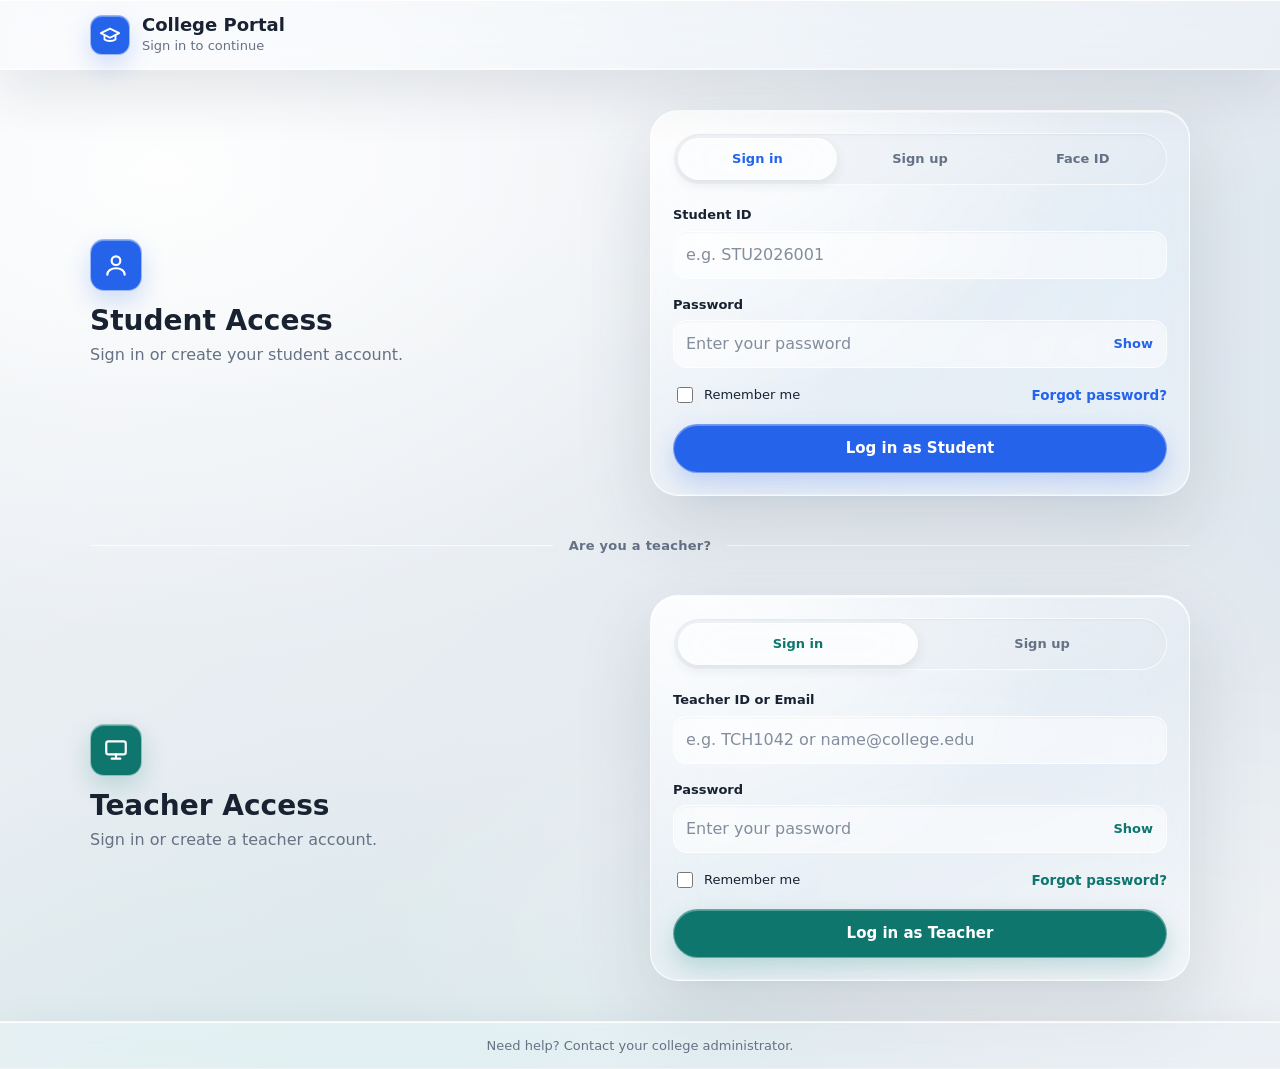
<file: Acedlytic_Education-main/index.html>
<!DOCTYPE html>
<html lang="en">
<head>
  <meta charset="UTF-8">
  <meta name="viewport" content="width=device-width, initial-scale=1.0">
  <title>College Portal | Login</title>
  <link rel="stylesheet" href="style.css?v=20261010-4">
</head>
<body>
  <header class="site-header">
    <div class="brand">
      <span class="brand__logo" aria-hidden="true">
        <svg width="22" height="22" viewBox="0 0 24 24" fill="none" stroke="currentColor" stroke-width="2" stroke-linecap="round" stroke-linejoin="round"><path d="M22 10 12 5 2 10l10 5 10-5z"/><path d="M6 12v5c3 2 9 2 12 0v-5"/></svg>
      </span>
      <div>
        <h1 class="brand__name">College Portal</h1>
        <p class="brand__tag">Sign in to continue</p>
      </div>
    </div>
  </header>

  <main class="split">
    <!-- ================= STUDENT (top half) ================= -->
    <section class="panel panel--student" aria-labelledby="student-title">
      <div class="panel__intro">
        <span class="panel__icon" aria-hidden="true">
          <svg width="26" height="26" viewBox="0 0 24 24" fill="none" stroke="currentColor" stroke-width="2" stroke-linecap="round" stroke-linejoin="round"><circle cx="12" cy="8" r="4"/><path d="M4 21c0-4 4-6 8-6s8 2 8 6"/></svg>
        </span>
        <h2 id="student-title">Student Access</h2>
        <p>Sign in or create your student account.</p>
      </div>

      <div class="card">
        <div class="tabs student-tabs" role="tablist" aria-label="Student access method">
          <button class="tab is-active" role="tab" id="tab-id" aria-controls="pane-id" aria-selected="true" type="button">Sign in</button>
          <button class="tab" role="tab" id="tab-register" aria-controls="pane-register" aria-selected="false" tabindex="-1" type="button">Sign up</button>
          <button class="tab" role="tab" id="tab-frs" aria-controls="pane-frs" aria-selected="false" tabindex="-1" type="button">Face ID</button>
        </div>

        <!-- Option 1: Student ID + password -->
        <div class="pane" id="pane-id" role="tabpanel" aria-labelledby="tab-id">
          <form id="student-form" novalidate>
            <div class="field">
              <label for="student-id">Student ID</label>
              <input id="student-id" name="studentId" type="text" autocomplete="username" placeholder="e.g. STU2026001" aria-describedby="student-id-err">
              <p class="field__error" id="student-id-err" role="alert"></p>
            </div>
            <div class="field">
              <label for="student-pass">Password</label>
              <div class="password">
                <input id="student-pass" name="password" type="password" autocomplete="current-password" placeholder="Enter your password" aria-describedby="student-pass-err">
                <button class="password__toggle" type="button" data-toggle="student-pass" aria-label="Show password">Show</button>
              </div>
              <p class="field__error" id="student-pass-err" role="alert"></p>
            </div>
            <div class="row">
              <label class="check"><input type="checkbox" name="remember"> Remember me</label>
              <a class="link" href="#">Forgot password?</a>
            </div>
            <div class="alert" role="status" aria-live="polite" hidden></div>
            <button class="btn btn--primary" type="submit"><span class="btn__label">Log in as Student</span></button>
          </form>
        </div>

        <div class="pane" id="pane-register" role="tabpanel" aria-labelledby="tab-register" hidden>
          <form id="student-register-form" novalidate>
            <p class="hint">Use the student ID assigned by your college.</p>
            <div class="field">
              <label for="new-student-id">Student ID</label>
              <input id="new-student-id" name="studentId" type="text" autocomplete="username" placeholder="e.g. STU2027001" aria-describedby="new-student-id-err">
              <p class="field__error" id="new-student-id-err" role="alert"></p>
            </div>
            <div class="field">
              <label for="new-student-name">Full name</label>
              <input id="new-student-name" name="fullName" type="text" autocomplete="name" placeholder="Your full name" aria-describedby="new-student-name-err">
              <p class="field__error" id="new-student-name-err" role="alert"></p>
            </div>
            <div class="field">
              <label for="new-student-email">Email</label>
              <input id="new-student-email" name="email" type="email" autocomplete="email" placeholder="you@college.edu" aria-describedby="new-student-email-err">
              <p class="field__error" id="new-student-email-err" role="alert"></p>
            </div>
            <div class="field">
              <label for="new-student-department">Department</label>
              <select id="new-student-department" name="department">
                <option value="">Select department</option>
                <option>Computer Science</option>
                <option>Electronics</option>
                <option>Mechanical</option>
                <option>Civil</option>
                <option>Business</option>
                <option>Biotech</option>
                <option>Others</option>
              </select>
              <p class="field__error" id="new-student-department-err" role="alert"></p>
            </div>
            <div class="field">
              <label for="new-student-password">Create password</label>
              <input id="new-student-password" name="password" type="password" autocomplete="new-password" placeholder="At least 8 characters" aria-describedby="new-student-password-err">
              <p class="field__error" id="new-student-password-err" role="alert"></p>
            </div>
            <div class="field">
              <label for="new-student-confirm">Confirm password</label>
              <input id="new-student-confirm" name="confirmPassword" type="password" autocomplete="new-password" placeholder="Re-enter your password" aria-describedby="new-student-confirm-err">
              <p class="field__error" id="new-student-confirm-err" role="alert"></p>
            </div>
            <div class="row">
              <label class="check"><input type="checkbox" name="remember"> Remember me</label>
            </div>
            <div class="alert" role="status" aria-live="polite" hidden></div>
            <button class="btn btn--primary" type="submit"><span class="btn__label">Create student account</span></button>
          </form>
        </div>

        <!-- Option 2: Platform biometric sign-in -->
        <div class="pane" id="pane-frs" role="tabpanel" aria-labelledby="tab-frs" hidden>
          <div class="frs">
            <p>Enter your Student ID, then verify with Face ID, Windows Hello, or a saved passkey. Your biometric data stays on this device.</p>
            <div class="field">
              <label for="face-login-id">Student ID</label>
              <input id="face-login-id" type="text" autocomplete="username" placeholder="e.g. STU2026001">
            </div>
            <button class="btn btn--primary" id="face-login" type="button"><span class="btn__label">Sign in with Face ID</span></button>
            <p class="frs__status" id="face-status" role="status" aria-live="polite"></p>
            <details class="face-setup">
              <summary>Set up Face ID on this device</summary>
              <div class="field">
                <label for="face-student-id">Student ID</label>
                <input id="face-student-id" type="text" autocomplete="username" placeholder="e.g. STU2026001">
              </div>
              <div class="field">
                <label for="face-student-password">Student password</label>
                <input id="face-student-password" type="password" autocomplete="current-password" placeholder="Verify your account">
              </div>
              <button class="btn btn--ghost" id="face-enroll" type="button">Register this device</button>
            </details>
            <button class="link link--btn" type="button" id="frs-fallback">Use Student ID instead</button>
          </div>
        </div>
      </div>
    </section>

    <!-- ================= HORIZONTAL DIVIDER ================= -->
    <div class="divider" role="separator" aria-orientation="horizontal"><span>Are you a teacher?</span></div>

    <!-- ================= TEACHER (bottom half) ================= -->
    <section class="panel panel--teacher" aria-labelledby="teacher-title">
      <div class="panel__intro">
        <span class="panel__icon" aria-hidden="true">
          <svg width="26" height="26" viewBox="0 0 24 24" fill="none" stroke="currentColor" stroke-width="2" stroke-linecap="round" stroke-linejoin="round"><rect x="3" y="4" width="18" height="12" rx="2"/><path d="M8 20h8M12 16v4"/></svg>
        </span>
        <h2 id="teacher-title">Teacher Access</h2>
        <p>Sign in or create a teacher account.</p>
      </div>

      <div class="card">
        <div class="tabs teacher-tabs" role="tablist" aria-label="Teacher access method">
          <button class="tab is-active" role="tab" id="teacher-tab-login" aria-controls="teacher-pane-login" aria-selected="true" type="button">Sign in</button>
          <button class="tab" role="tab" id="teacher-tab-register" aria-controls="teacher-pane-register" aria-selected="false" tabindex="-1" type="button">Sign up</button>
        </div>
        <div class="pane" id="teacher-pane-login" role="tabpanel" aria-labelledby="teacher-tab-login">
          <form id="teacher-form" novalidate>
            <div class="field">
              <label for="teacher-id">Teacher ID or Email</label>
              <input id="teacher-id" name="teacherId" type="text" autocomplete="username" placeholder="e.g. TCH1042 or name@college.edu" aria-describedby="teacher-id-err">
              <p class="field__error" id="teacher-id-err" role="alert"></p>
            </div>
            <div class="field">
              <label for="teacher-pass">Password</label>
              <div class="password">
                <input id="teacher-pass" name="password" type="password" autocomplete="current-password" placeholder="Enter your password" aria-describedby="teacher-pass-err">
                <button class="password__toggle" type="button" data-toggle="teacher-pass" aria-label="Show password">Show</button>
              </div>
              <p class="field__error" id="teacher-pass-err" role="alert"></p>
            </div>
            <div class="row">
              <label class="check"><input type="checkbox" name="remember"> Remember me</label>
              <a class="link" href="#">Forgot password?</a>
            </div>
            <div class="alert" role="status" aria-live="polite" hidden></div>
            <button class="btn btn--primary btn--teacher" type="submit"><span class="btn__label">Log in as Teacher</span></button>
          </form>
        </div>
        <div class="pane" id="teacher-pane-register" role="tabpanel" aria-labelledby="teacher-tab-register" hidden>
          <form id="teacher-register-form" novalidate>
            <div class="field">
              <label for="new-teacher-id">Teacher ID</label>
              <input id="new-teacher-id" type="text" autocomplete="username" placeholder="Your college-issued teacher ID" aria-describedby="new-teacher-id-err">
              <p class="field__error" id="new-teacher-id-err" role="alert"></p>
            </div>
            <div class="field">
              <label for="new-teacher-name">Full name</label>
              <input id="new-teacher-name" type="text" autocomplete="name" placeholder="Your full name" aria-describedby="new-teacher-name-err">
              <p class="field__error" id="new-teacher-name-err" role="alert"></p>
            </div>
            <div class="field">
              <label for="new-teacher-email">College email</label>
              <input id="new-teacher-email" type="email" autocomplete="email" placeholder="you@college.edu" aria-describedby="new-teacher-email-err">
              <p class="field__error" id="new-teacher-email-err" role="alert"></p>
            </div>
            <div class="field">
              <label for="new-teacher-password">Create password</label>
              <input id="new-teacher-password" type="password" autocomplete="new-password" placeholder="At least 8 characters" aria-describedby="new-teacher-password-err">
              <p class="field__error" id="new-teacher-password-err" role="alert"></p>
            </div>
            <div class="field">
              <label for="new-teacher-confirm">Confirm password</label>
              <input id="new-teacher-confirm" type="password" autocomplete="new-password" placeholder="Re-enter your password" aria-describedby="new-teacher-confirm-err">
              <p class="field__error" id="new-teacher-confirm-err" role="alert"></p>
            </div>
            <div class="row">
              <label class="check"><input type="checkbox" name="remember"> Remember me</label>
            </div>
            <div class="alert" role="status" aria-live="polite" hidden></div>
            <button class="btn btn--primary btn--teacher" type="submit"><span class="btn__label">Create teacher account</span></button>
          </form>
        </div>
      </div>
    </section>
  </main>

  <footer class="site-footer">Need help? Contact your college administrator.</footer>

  <script src="script.js"></script>
</body>
</html>
</file>
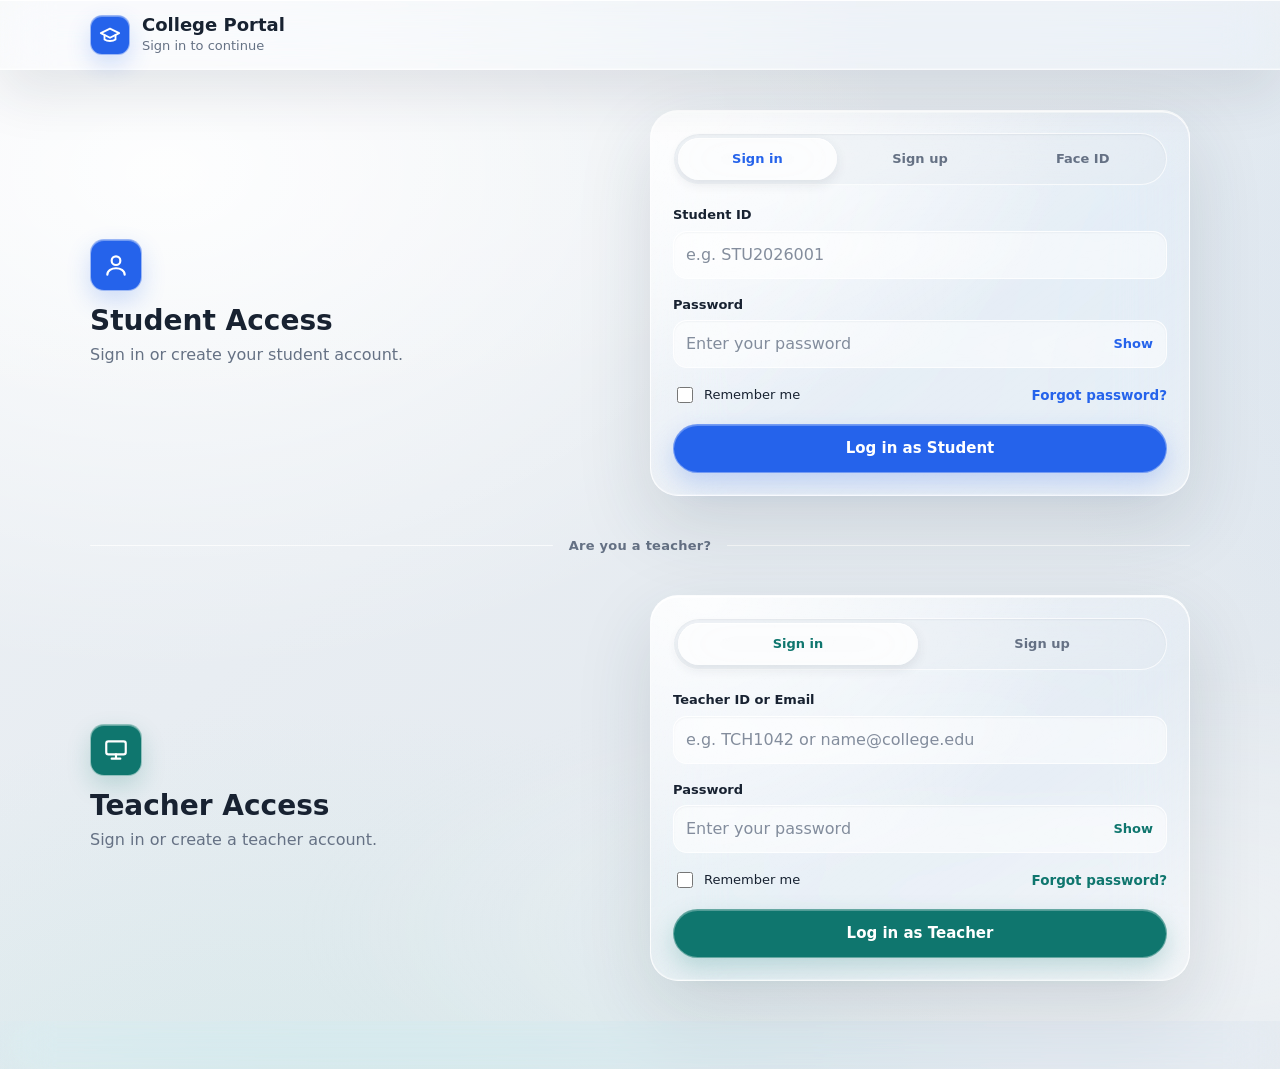
<file: Acedlytic_Education-main/dashboard.html>
<!DOCTYPE html>
<html lang="en">
<head>
  <meta charset="UTF-8">
  <meta name="viewport" content="width=device-width, initial-scale=1.0">
  <title>Student Dashboard | College Portal</title>
  <link rel="stylesheet" href="dashboard.css?v=20261010-5">
</head>
<body>
  <div class="app">

    <header class="topbar">
      <div class="who">
        <span class="avatar" id="avatar" aria-hidden="true">S</span>
        <div>
          <p class="who__hi">Welcome back</p>
          <h1 class="who__name" id="who-name">Student</h1>
        </div>
      </div>
      <button class="logout" id="logout" type="button">Log out</button>
    </header>

    <main>
      <p class="role-note" id="role-note" hidden>Teacher preview: you are seeing a sample student view.</p>

      <!-- Attendance circle -->
      <section class="attendance" aria-labelledby="att-title">
        <h2 class="label" id="att-title">Attendance</h2>
        <div class="ring" id="ring" role="img" aria-label="Attendance">
          <svg viewBox="0 0 220 220" aria-hidden="true">
            <circle class="ring__track" cx="110" cy="110" r="100"></circle>
            <circle class="ring__bar" id="ring-bar" cx="110" cy="110" r="100"></circle>
          </svg>
          <div class="ring__center">
            <span class="ring__percent" id="att-percent">0%</span>
            <span class="ring__caption" id="att-caption" aria-live="polite">&nbsp;</span>
          </div>
        </div>
      </section>

      <!-- Student Success Score -->
      <section class="score" aria-labelledby="score-title">
        <div class="score__head">
          <h2 class="score__title" id="score-title">Student Success Score</h2>
          <span class="badge" id="score-badge">-</span>
        </div>
        <div class="score__row">
          <span class="score__num" id="score-num">0</span><span class="score__max">/ 100</span>
          <div class="meter" aria-hidden="true"><span id="score-bar"></span></div>
        </div>
        <details class="how">
          <summary>How is this calculated?</summary>
          <ul class="how__list" id="score-how"></ul>
        </details>
      </section>

      <!-- Boxes: Academics, LMS, Engagement, Placement, Skills, Feedback -->
      <section aria-label="Student data">
        <div class="tiles" id="tiles"><p class="loading">Loading your data…</p></div>
      </section>

      <!-- Demo control: remove before final submission -->
      <details class="demo">
        <summary>Demo: change attendance</summary>
        <label for="demo-att">Attendance: <b id="demo-att-val">75</b>%</label>
        <input type="range" id="demo-att" min="0" max="100" value="75">
      </details>
    </main>
  </div>

  <dialog id="detail" aria-labelledby="detail-title">
    <form method="dialog" class="detail__head">
      <h3 id="detail-title">Details</h3>
      <button class="detail__close" aria-label="Close">×</button>
    </form>
    <div id="detail-body"></div>
  </dialog>

  <script src="dashboard.js"></script>
</body>
</html>
</file>
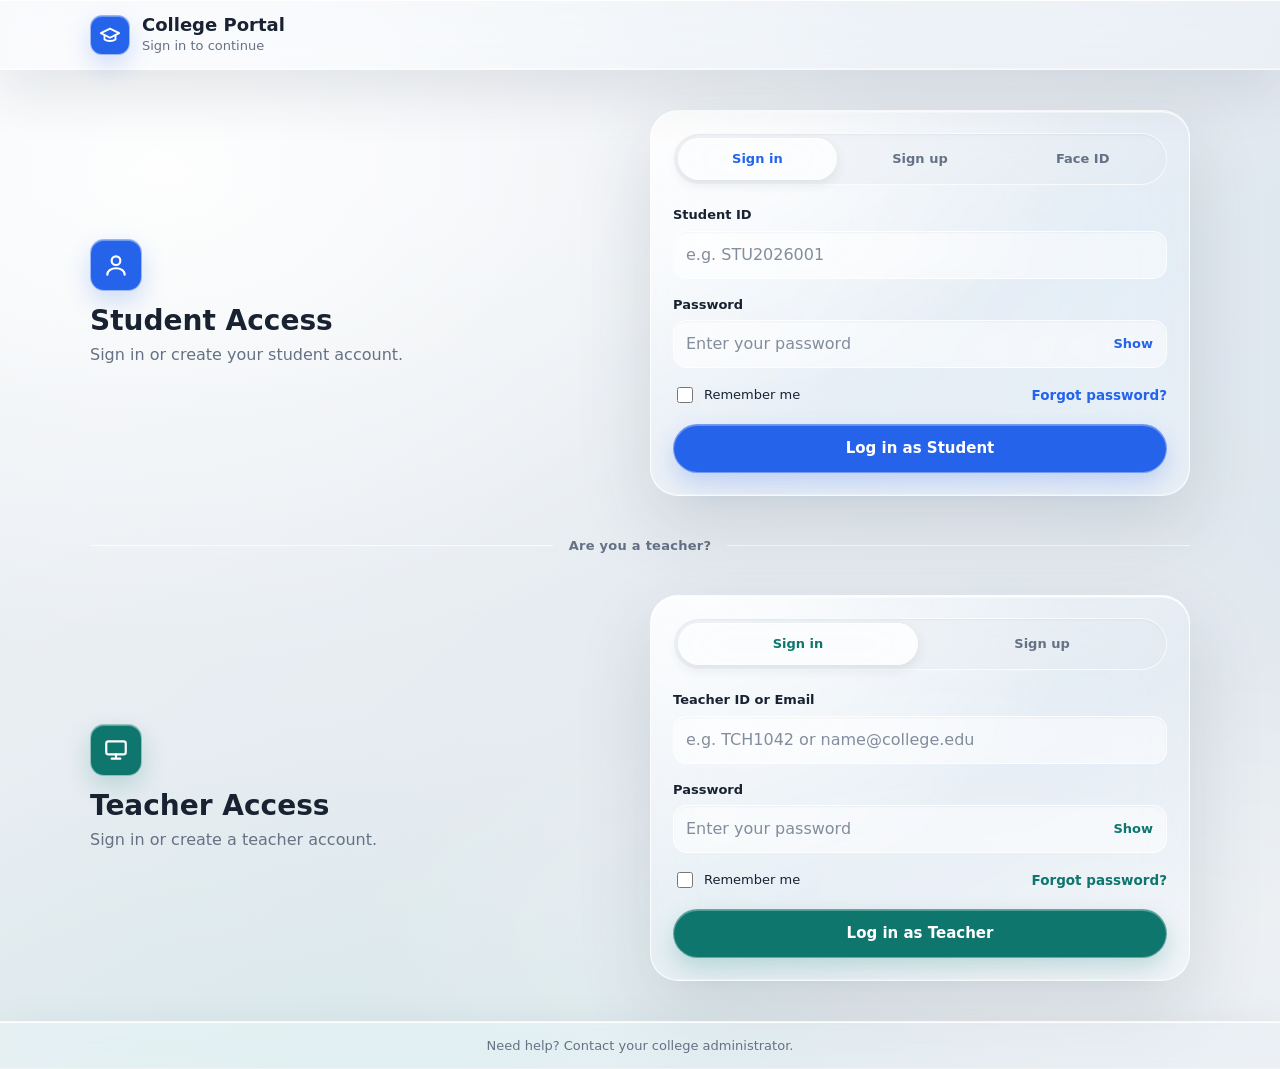
<file: Acedlytic_Education-main/student-dashboard.html>
<!DOCTYPE html>
<html lang="en">
<head>
  <meta charset="UTF-8">
  <meta name="viewport" content="width=device-width, initial-scale=1.0">
  <title>Student Dashboard | College Portal</title>
  <link rel="stylesheet" href="dashboard.css?v=20261010-5">
</head>
<body>
  <div class="app">

    <header class="topbar">
      <div class="who">
        <span class="avatar" id="avatar" aria-hidden="true">S</span>
        <div>
          <p class="who__hi">Welcome back</p>
          <h1 class="who__name" id="who-name">Student</h1>
        </div>
      </div>
      <button class="logout" id="logout" type="button">Log out</button>
    </header>

    <main>
      <p class="role-note" id="role-note" hidden>Teacher preview: you are seeing a sample student view.</p>

      <!-- Attendance circle -->
      <section class="attendance" aria-labelledby="att-title">
        <h2 class="label" id="att-title">Attendance</h2>
        <div class="ring" id="ring" role="img" aria-label="Attendance">
          <svg viewBox="0 0 220 220" aria-hidden="true">
            <circle class="ring__track" cx="110" cy="110" r="100"></circle>
            <circle class="ring__bar" id="ring-bar" cx="110" cy="110" r="100"></circle>
          </svg>
          <div class="ring__center">
            <span class="ring__percent" id="att-percent">0%</span>
            <span class="ring__caption" id="att-caption" aria-live="polite">&nbsp;</span>
          </div>
        </div>
      </section>

      <!-- Student Success Score -->
      <section class="score" aria-labelledby="score-title">
        <div class="score__head">
          <h2 class="score__title" id="score-title">Student Success Score</h2>
          <span class="badge" id="score-badge">-</span>
        </div>
        <div class="score__row">
          <span class="score__num" id="score-num">0</span><span class="score__max">/ 100</span>
          <div class="meter" aria-hidden="true"><span id="score-bar"></span></div>
        </div>
        <details class="how">
          <summary>How is this calculated?</summary>
          <ul class="how__list" id="score-how"></ul>
        </details>
      </section>

      <!-- Student records and active support plans -->
      <section aria-label="Student data">
        <div class="tiles" id="tiles"><p class="loading">Loading your data…</p></div>
      </section>

      <!-- AI Coach -->
      <section class="ai-coach" aria-labelledby="ai-title">
        <div class="ai-coach__header">
          <h2 class="label" id="ai-title">AI Student Coach</h2>
          <span class="ai-chip">Smart Guidance</span>
        </div>
        <textarea id="ai-question" rows="3" placeholder="Ask about your attendance, CGPA, LMS progress, placement readiness, or next steps..."></textarea>
        <div class="ai-coach__actions">
          <button id="ask-ai-btn" type="button">Ask AI</button>
        </div>
        <div id="ai-answer" class="ai-answer" aria-live="polite">Your personalized guidance will appear here.</div>
      </section>
    </main>
  </div>

  <dialog id="detail" aria-labelledby="detail-title">
    <form method="dialog" class="detail__head">
      <h3 id="detail-title">Details</h3>
      <button class="detail__close" aria-label="Close">×</button>
    </form>
    <div id="detail-body"></div>
  </dialog>

  <script src="dashboard.js?v=20261010-1"></script>
</body>
</html>
</file>
<file: Acedlytic_Education-main/style.css>
:root {
  --bg: #f4f6fb;
  --surface: #ffffff;
  --ink: #14213d;
  --muted: #5b6785;
  --line: #d8deec;
  --student: #2563eb;
  --student-soft: #e8efff;
  --teacher: #0f766e;
  --teacher-soft: #e1f3f0;
  --danger: #b91c1c;
  --danger-soft: #fde8e8;
  --success: #166534;
  --success-soft: #dcf5e3;
  --radius: 14px;
  --shadow: 0 1px 2px rgba(20, 33, 61, .06), 0 8px 24px rgba(20, 33, 61, .07);
  --font: system-ui, -apple-system, "Segoe UI", Roboto, "Helvetica Neue", Arial, sans-serif;
}

*, *::before, *::after { box-sizing: border-box; }
html, body { height: 100%; }
body {
  margin: 0;
  font-family: var(--font);
  background: var(--bg);
  color: var(--ink);
  line-height: 1.5;
  display: flex;
  flex-direction: column;
  min-height: 100vh;
}

/* ---------- Header / footer ---------- */
.site-header { padding: 14px 24px; background: var(--surface); border-bottom: 1px solid var(--line); }
.brand { display: flex; align-items: center; gap: 12px; max-width: 1100px; margin: 0 auto; }
.brand__logo { width: 40px; height: 40px; border-radius: 12px; display: grid; place-items: center; background: var(--student); color: #fff; }
.brand__name { margin: 0; font-size: 18px; line-height: 1.2; }
.brand__tag { margin: 0; font-size: 13px; color: var(--muted); }
.site-footer { text-align: center; padding: 14px; font-size: 13px; color: var(--muted); border-top: 1px solid var(--line); background: var(--surface); }

/* ---------- Split layout (top = student, bottom = teacher) ---------- */
.split {
  flex: 1;
  display: grid;
  grid-template-rows: 1fr auto 1fr;
  width: 100%;
}
.panel {
  display: grid;
  grid-template-columns: minmax(0, 1fr) minmax(0, 1.1fr);
  gap: 40px;
  align-items: center;
  padding: 40px max(24px, calc((100% - 1100px) / 2));
}
.panel--student { background: linear-gradient(135deg, var(--student-soft), transparent 70%); --accent: var(--student); }
.panel--teacher { background: linear-gradient(135deg, var(--teacher-soft), transparent 70%); --accent: var(--teacher); }

.panel__intro h2 { margin: 14px 0 6px; font-size: 28px; line-height: 1.15; }
.panel__intro p { margin: 0; color: var(--muted); max-width: 40ch; }
.panel__icon { width: 52px; height: 52px; border-radius: 14px; display: grid; place-items: center; background: var(--accent); color: #fff; }

/* Horizontal divider line */
.divider { display: flex; align-items: center; gap: 16px; padding: 0 max(24px, calc((100% - 1100px) / 2)); color: var(--muted); font-size: 13px; font-weight: 600; letter-spacing: .02em; }
.divider::before, .divider::after { content: ""; flex: 1; height: 2px; background: var(--line); border-radius: 2px; }

/* ---------- Card ---------- */
.card { background: var(--surface); border: 1px solid var(--line); border-radius: var(--radius); box-shadow: var(--shadow); padding: 22px; width: 100%; max-width: 520px; justify-self: end; }

/* ---------- Tabs ---------- */
.tabs { display: grid; grid-template-columns: repeat(3, minmax(0, 1fr)); gap: 4px; padding: 4px; background: var(--bg); border: 1px solid var(--line); border-radius: 12px; margin-bottom: 20px; }
.teacher-tabs { grid-template-columns: repeat(2, minmax(0, 1fr)); }
.tab { border: 0; background: transparent; color: var(--muted); font: inherit; font-weight: 600; font-size: 13px; padding: 10px 4px; border-radius: 9px; cursor: pointer; transition: background .15s, color .15s; }
.tab:hover { color: var(--ink); }
.tab.is-active { background: var(--surface); color: var(--accent); box-shadow: 0 1px 3px rgba(0, 0, 0, .12); }

/* ---------- Form ---------- */
.field { margin-bottom: 16px; }
label { display: block; font-size: 13px; font-weight: 600; margin-bottom: 6px; }
input[type="text"], input[type="email"], input[type="password"], select {
  width: 100%; font: inherit; color: var(--ink); background: var(--bg);
  border: 1.5px solid var(--line); border-radius: 10px; padding: 11px 12px;
  transition: border-color .15s, box-shadow .15s;
}
input::placeholder { color: var(--muted); opacity: .8; }
input:focus-visible, select:focus-visible { outline: none; border-color: var(--accent); box-shadow: 0 0 0 3px color-mix(in srgb, var(--accent) 25%, transparent); }
input[aria-invalid="true"], select[aria-invalid="true"] { border-color: var(--danger); }
.field__error { margin: 6px 0 0; min-height: 0; font-size: 12.5px; color: var(--danger); }
.field__error:empty { display: none; }

.password { position: relative; }
.password input { padding-right: 64px; }
.password__toggle { position: absolute; right: 6px; top: 50%; transform: translateY(-50%); border: 0; background: transparent; color: var(--accent); font: inherit; font-size: 13px; font-weight: 600; padding: 6px 8px; border-radius: 8px; cursor: pointer; }
.password__toggle:hover { background: var(--bg); }

.row { display: flex; justify-content: space-between; align-items: center; gap: 12px; flex-wrap: wrap; margin-bottom: 18px; }
.check { display: inline-flex; align-items: center; gap: 8px; font-weight: 500; margin: 0; cursor: pointer; }
.check input { width: 16px; height: 16px; accent-color: var(--accent); }
.link { color: var(--accent); font-size: 13.5px; font-weight: 600; text-decoration: none; }
.link:hover { text-decoration: underline; }
.link--btn { background: none; border: 0; padding: 0; font-family: inherit; cursor: pointer; }
a:focus-visible, button:focus-visible { outline: 3px solid color-mix(in srgb, var(--accent) 45%, transparent); outline-offset: 2px; }

/* ---------- Buttons ---------- */
.btn { display: inline-flex; align-items: center; justify-content: center; gap: 8px; width: 100%; font: inherit; font-weight: 700; font-size: 15px; padding: 12px 18px; border-radius: 10px; border: 1.5px solid transparent; cursor: pointer; transition: filter .15s, transform .05s; }
.btn:active { transform: translateY(1px); }
.btn--primary { background: var(--accent); color: #fff; }
.btn--primary:hover { filter: brightness(1.07); }
.btn--ghost { background: transparent; color: var(--ink); border-color: var(--line); }
.btn[disabled] { opacity: .65; cursor: not-allowed; }
.btn.is-loading .btn__label::after { content: ""; display: inline-block; width: 14px; height: 14px; margin-left: 10px; vertical-align: -2px; border: 2px solid rgba(255, 255, 255, .5); border-top-color: #fff; border-radius: 50%; animation: spin .7s linear infinite; }

.alert { padding: 10px 12px; border-radius: 10px; font-size: 13.5px; margin-bottom: 14px; }
.alert--error { background: var(--danger-soft); color: var(--danger); }
.alert--success { background: var(--success-soft); color: var(--success); }

/* ---------- FRS ---------- */
.frs { text-align: center; }
.frs__frame { position: relative; width: 100%; max-width: 300px; aspect-ratio: 4 / 5; margin: 0 auto 14px; border-radius: 18px; overflow: hidden; background: #0b1020; border: 2px solid var(--line); }
.frs__frame video, .frs__frame canvas { position: absolute; inset: 0; width: 100%; height: 100%; object-fit: cover; transform: scaleX(-1); }
.frs__frame video { display: none; }
.frs__frame.is-live video { display: block; }
.frs__placeholder { position: absolute; inset: 0; display: grid; place-items: center; color: #6f7ea6; }
.frs__frame.is-live .frs__placeholder { display: none; }
.frs__guide { position: absolute; left: 50%; top: 50%; width: 62%; height: 72%; transform: translate(-50%, -50%); border: 3px dashed rgba(255, 255, 255, .75); border-radius: 50%; pointer-events: none; transition: border-color .2s; }
.frs__scanline { position: absolute; left: 12%; right: 12%; top: 14%; height: 3px; border-radius: 3px; background: linear-gradient(90deg, transparent, #5eead4, transparent); box-shadow: 0 0 14px #5eead4; opacity: 0; pointer-events: none; }
.frs__frame.is-scanning .frs__scanline { opacity: 1; animation: scan 1.6s ease-in-out infinite alternate; }
.frs__frame.is-scanning .frs__guide { border-color: #5eead4; border-style: solid; }
.frs__frame.is-success { border-color: #22c55e; }
.frs__frame.is-success .frs__guide { border-color: #22c55e; border-style: solid; }
.frs__frame.is-error { border-color: #ef4444; }
.frs__status { margin: 0 0 14px; font-size: 14px; color: var(--muted); min-height: 2.9em; }
.frs__status.is-error { color: var(--danger); }
.frs__status.is-success { color: var(--success); font-weight: 600; }
.frs__actions { display: grid; gap: 10px; }
.hint { margin: 14px 0 0; font-size: 12.5px; color: var(--muted); }

.is-hidden, [hidden] { display: none !important; }

@keyframes spin { to { transform: rotate(360deg); } }
@keyframes scan { from { top: 14%; } to { top: 84%; } }
@media (prefers-reduced-motion: reduce) {
  .frs__frame.is-scanning .frs__scanline { animation: none; top: 50%; }
  .btn.is-loading .btn__label::after { animation-duration: 1.6s; }
}

/* ---------- Responsive ---------- */
@media (max-width: 860px) {
  .panel { grid-template-columns: 1fr; gap: 22px; padding: 32px 20px; }
  .card { justify-self: stretch; max-width: none; }
  .panel__intro h2 { font-size: 24px; }
  .divider { padding: 0 20px; }
}
@media (max-width: 420px) {
  .card { padding: 16px; }
  .tab { font-size: 13px; }
}

/* Shared frosted-glass login theme */
:root {
  color-scheme: light;
  --bg: #eaf2f5;
  --surface: rgba(255, 255, 255, .44);
  --line: rgba(255, 255, 255, .64);
  --shadow: 0 24px 60px rgba(32, 62, 76, .14), inset 0 1px 0 rgba(255, 255, 255, .88), inset 0 -1px 0 rgba(255, 255, 255, .24);
}

body {
  background:
    radial-gradient(ellipse at 12% 12%, rgba(45, 212, 191, .2), transparent 35%),
    radial-gradient(ellipse at 88% 76%, rgba(96, 165, 250, .18), transparent 38%),
    linear-gradient(135deg, #edf7f5, #e8eef6 58%, #f3f5f3);
  background-size: 145% 145%;
  animation: liquid-drift 28s ease-in-out infinite alternate;
}

.site-header,
.site-footer,
.card,
.tabs,
.tab.is-active,
input[type="text"],
input[type="email"],
input[type="password"],
select {
  background-color: var(--surface);
  background-image: linear-gradient(145deg, rgba(255, 255, 255, .44), rgba(255, 255, 255, .08) 48%, rgba(255, 255, 255, .22));
  border-color: var(--line);
  box-shadow: var(--shadow);
  -webkit-backdrop-filter: blur(26px) saturate(155%);
  backdrop-filter: blur(26px) saturate(155%);
  transition: transform .35s cubic-bezier(.2, .75, .25, 1), box-shadow .35s ease, border-color .3s ease, background-color .3s ease;
}

.site-header,
.site-footer {
  border-color: rgba(255, 255, 255, .52);
}

.panel--student,
.panel--teacher {
  background-color: rgba(255, 255, 255, .12);
}

.btn--primary {
  box-shadow: 0 8px 18px color-mix(in srgb, var(--accent) 24%, transparent);
  transition: transform .25s cubic-bezier(.2, .75, .25, 1), box-shadow .3s ease, filter .3s ease;
}

.card:hover {
  transform: translateY(-3px);
  box-shadow: 0 30px 72px rgba(32, 62, 76, .18), inset 0 1px 0 rgba(255, 255, 255, .92);
}

.btn--primary:hover {
  transform: translateY(-2px);
  box-shadow: 0 14px 28px color-mix(in srgb, var(--accent) 32%, transparent);
}

@keyframes liquid-drift {
  from { background-position: 0% 0%; }
  to { background-position: 100% 100%; }
}

@media (prefers-reduced-motion: reduce) {
  body { animation: none; background-size: cover; }
  .card, .btn--primary { transition: none; }
}

/* Liquid Glass login experience */
:root {
  --bg: #e8edf2;
  --surface: rgba(255, 255, 255, .2);
  --line: rgba(255, 255, 255, .72);
  --ink: #182231;
  --muted: #657184;
  --shadow: 0 22px 56px rgba(34, 48, 67, .11), inset 0 1px 0 rgba(255, 255, 255, .9), inset 0 -1px 0 rgba(255, 255, 255, .28);
}

body {
  background:
    radial-gradient(ellipse at 8% 12%, rgba(255, 255, 255, .88), transparent 28%),
    radial-gradient(ellipse at 92% 20%, rgba(185, 211, 236, .38), transparent 34%),
    radial-gradient(ellipse at 15% 90%, rgba(176, 226, 217, .34), transparent 32%),
    linear-gradient(140deg, #edf1f5, #e3e9ef 54%, #eef1f3);
  background-size: 160% 160%;
}

.site-header,
.site-footer {
  background: rgba(255, 255, 255, .28);
  -webkit-backdrop-filter: blur(24px) saturate(150%);
  backdrop-filter: blur(24px) saturate(150%);
}

.site-header {
  position: sticky;
  top: 0;
  z-index: 10;
  border-bottom-color: rgba(255, 255, 255, .62);
}

.brand__logo,
.panel__icon {
  border: 1px solid rgba(255, 255, 255, .54);
  box-shadow: 0 10px 24px color-mix(in srgb, var(--accent, var(--student)) 20%, transparent), inset 0 1px 0 rgba(255, 255, 255, .35);
}

.panel {
  position: relative;
  isolation: isolate;
}

.panel--student {
  background: radial-gradient(ellipse at 12% 20%, rgba(255, 255, 255, .35), transparent 50%);
}

.panel--teacher {
  background: radial-gradient(ellipse at 88% 80%, rgba(255, 255, 255, .35), transparent 52%);
}

.divider::before,
.divider::after {
  height: 1px;
  background: rgba(255, 255, 255, .75);
}

.card {
  max-width: 540px;
  border-radius: 28px;
  background:
    radial-gradient(ellipse at 10% 0%, rgba(255, 255, 255, .82), transparent 54%),
    linear-gradient(145deg, rgba(255, 255, 255, .43), rgba(255, 255, 255, .13) 58%, rgba(255, 255, 255, .28));
  border-color: rgba(255, 255, 255, .8);
  box-shadow: 0 28px 76px rgba(38, 54, 72, .14), inset 0 1.5px 0 rgba(255, 255, 255, .96), inset 0 -1px 0 rgba(255, 255, 255, .32);
  -webkit-backdrop-filter: blur(32px) saturate(165%);
  backdrop-filter: blur(32px) saturate(165%);
}

.tabs {
  border-radius: 999px;
  background: rgba(224, 231, 239, .42);
  box-shadow: inset 0 1px 2px rgba(50, 65, 85, .06);
}

.tab {
  min-height: 42px;
  border-radius: 999px;
}

.tab.is-active {
  background: rgba(255, 255, 255, .82);
  color: var(--accent);
  box-shadow: 0 4px 12px rgba(37, 51, 70, .1), inset 0 1px 0 #fff;
}

input[type="text"],
input[type="email"],
input[type="password"],
select {
  min-height: 48px;
  border-radius: 14px;
  background: rgba(255, 255, 255, .48);
  box-shadow: inset 0 1px 2px rgba(34, 48, 67, .045);
}

input[type="text"]:focus-visible,
input[type="email"]:focus-visible,
input[type="password"]:focus-visible,
select:focus-visible {
  background: rgba(255, 255, 255, .74);
}

.password__toggle,
.link {
  border-radius: 999px;
}

.btn {
  min-height: 48px;
  border-radius: 999px;
}

.btn--primary {
  border-color: rgba(255, 255, 255, .36);
  box-shadow: 0 10px 24px color-mix(in srgb, var(--accent) 22%, transparent), inset 0 1px 0 rgba(255, 255, 255, .28);
}

.btn--ghost {
  background: rgba(255, 255, 255, .25);
  border-color: rgba(255, 255, 255, .75);
}

.frs__frame {
  border-radius: 24px;
  box-shadow: inset 0 1px 0 rgba(255, 255, 255, .22), 0 16px 36px rgba(22, 32, 50, .16);
}

@media (max-width: 860px) {
  .split {
    grid-template-rows: auto auto auto;
  }

  .panel {
    padding: 28px 20px;
  }

  .panel__intro {
    padding: 0 4px;
  }

  .card {
    border-radius: 24px;
  }
}

@media (prefers-reduced-motion: reduce) {
  body { background-size: cover; }
  .card:hover { transform: none; }
}
</file>
<file: Acedlytic_Education-main/dashboard.css>
:root {
  --bg: #f4f6fb; --surface: #ffffff; --ink: #14213d; --muted: #5b6785; --line: #d8deec;
  --brand: #2563eb;
  --good: #16a34a; --good-soft: #dcf5e3;
  --warn: #ca8a04; --warn-soft: #fdf3c8;   /* yellow */
  --bad: #dc2626;  --bad-soft: #fde2e2;
  --shadow: 0 1px 2px rgba(20,33,61,.06), 0 8px 24px rgba(20,33,61,.07);
  --font: system-ui, -apple-system, "Segoe UI", Roboto, Arial, sans-serif;
}
*, *::before, *::after { box-sizing: border-box; }
body { margin: 0; background: var(--bg); color: var(--ink); font-family: var(--font); line-height: 1.5; }
.app { max-width: 480px; margin: 0 auto; min-height: 100vh; }
main { padding: 8px 16px 40px; }

/* ---------- Top bar ---------- */
.topbar { display: flex; justify-content: space-between; align-items: center; gap: 12px; padding: 14px 16px; background: var(--surface); border-bottom: 1px solid var(--line); position: sticky; top: 0; z-index: 5; }
.who { display: flex; align-items: center; gap: 12px; min-width: 0; }
.avatar { width: 40px; height: 40px; border-radius: 50%; background: var(--brand); color: #fff; display: grid; place-items: center; font-weight: 700; flex: none; }
.who__hi { margin: 0; font-size: 12px; color: var(--muted); }
.who__name { margin: 0; font-size: 16px; line-height: 1.2; overflow: hidden; text-overflow: ellipsis; white-space: nowrap; }
.logout { font: inherit; font-size: 13px; font-weight: 600; color: var(--ink); background: transparent; border: 1px solid var(--line); border-radius: 10px; padding: 8px 12px; cursor: pointer; }
.logout:hover { background: var(--bg); }
.role-note { background: var(--warn-soft); color: var(--warn); font-size: 13px; padding: 8px 12px; border-radius: 10px; margin: 12px 0 0; }

/* ---------- Attendance circle ---------- */
.attendance { margin: 18px 0 8px; }
.label { margin: 0 0 6px; font-size: 14px; font-weight: 700; color: var(--muted); letter-spacing: .04em; text-transform: uppercase; }
.ring { --size: min(250px, 72vw); position: relative; width: var(--size); height: var(--size); margin: 0 auto; }
.ring::before {
  content: "";
  position: absolute;
  inset: 11%;
  z-index: 0;
  border: 1px solid rgba(255, 255, 255, .76);
  border-radius: 50%;
  background: linear-gradient(145deg, rgba(255, 255, 255, .34), rgba(255, 255, 255, .035) 58%, rgba(255, 255, 255, .18));
  box-shadow: 0 18px 42px rgba(37, 73, 99, .1), inset 0 2px 2px rgba(255, 255, 255, .92), inset 0 -8px 18px rgba(255, 255, 255, .12);
  -webkit-backdrop-filter: blur(22px) saturate(170%);
  backdrop-filter: blur(22px) saturate(170%);
}
.ring svg { position: relative; z-index: 1; width: 100%; height: 100%; transform: rotate(-90deg); }
.ring circle { fill: none; stroke-width: 14; }
.ring__track { stroke: var(--line); }
.ring__bar { stroke: var(--brand); stroke-linecap: round; stroke-dasharray: 628.32; stroke-dashoffset: 628.32; transition: stroke-dashoffset 1.2s ease, stroke .3s; }
.ring__center { position: absolute; z-index: 2; inset: 0; display: flex; flex-direction: column; align-items: center; justify-content: center; text-align: center; padding: 0 22px; }
.ring__percent { font-size: 54px; font-weight: 800; line-height: 1; transition: color .3s; }
.ring__caption { margin-top: 8px; font-size: 12px; font-weight: 800; letter-spacing: .08em; color: var(--muted); }

/* number colour: red below 50, yellow below 75, green from 75 */
.ring.bad  .ring__percent { color: var(--bad); }  .ring.bad  .ring__bar { stroke: var(--bad); }
.ring.warn .ring__percent { color: var(--warn); } .ring.warn .ring__bar { stroke: var(--warn); }
.ring.good .ring__percent { color: var(--good); } .ring.good .ring__bar { stroke: var(--good); }

/* ---------- Success score ---------- */
.score { background: var(--surface); border: 1px solid var(--line); border-radius: 12px; box-shadow: var(--shadow); padding: 16px; margin: 18px 0; }
.score__head { display: flex; justify-content: space-between; align-items: center; gap: 8px; }
.score__title { margin: 0; font-size: 15px; }
.badge { font-size: 12px; font-weight: 700; padding: 3px 10px; border-radius: 999px; background: var(--line); }
.badge.good { background: var(--good-soft); color: var(--good); }
.badge.warn { background: var(--warn-soft); color: var(--warn); }
.badge.bad  { background: var(--bad-soft);  color: var(--bad); }
.score__row { display: flex; align-items: baseline; gap: 6px; flex-wrap: wrap; margin-top: 8px; }
.score__num { font-size: 40px; font-weight: 800; line-height: 1; }
.score__max { color: var(--muted); font-size: 14px; }
.meter { flex-basis: 100%; height: 8px; border-radius: 8px; background: var(--line); overflow: hidden; margin-top: 8px; }
.meter span { display: block; height: 100%; width: 0; background: var(--brand); border-radius: 8px; transition: width .8s ease; }
.how { margin-top: 10px; font-size: 13px; }
.how summary { cursor: pointer; color: var(--brand); font-weight: 600; }
.how__list { list-style: none; padding: 0; margin: 8px 0 0; display: grid; gap: 4px; }
.how__list li { display: flex; justify-content: space-between; color: var(--muted); }

/* ---------- Boxes (stacked, as in the sketch) ---------- */
.tiles { display: grid; gap: 12px; }
.loading { color: var(--muted); text-align: center; }
.tile {
  display: grid; grid-template-columns: 44px 1fr auto; align-items: center; column-gap: 14px; row-gap: 10px;
  text-align: left; font: inherit; color: var(--ink); width: 100%;
  background: var(--surface); border: 2px solid var(--line); border-radius: 8px; padding: 14px 16px; cursor: pointer; box-shadow: var(--shadow);
  opacity: 0; transform: translateY(12px); animation: rise .5s ease forwards; animation-delay: calc(var(--i) * 120ms + 700ms);
  transition: border-color .15s, transform .15s;
}
.tile:hover { border-color: var(--brand); transform: translateY(-2px); }
.tile:focus-visible, .logout:focus-visible, .detail__close:focus-visible { outline: 3px solid color-mix(in srgb, var(--brand) 45%, transparent); outline-offset: 2px; }
.tile__icon { width: 44px; height: 44px; border-radius: 8px; display: grid; place-items: center; background: color-mix(in srgb, var(--brand) 14%, transparent); color: var(--brand); }
.tile__title { font-size: 16px; font-weight: 700; display: block; }
.tile__sub { font-size: 12.5px; color: var(--muted); display: block; }
.tile__metric { font-size: 20px; font-weight: 800; text-align: right; }
.mini { grid-column: 1 / -1; height: 6px; border-radius: 6px; background: var(--line); overflow: hidden; }
.mini span { display: block; height: 100%; background: var(--brand); border-radius: 6px; }

/* ---------- Demo box ---------- */
.demo { margin-top: 22px; font-size: 13px; color: var(--muted); background: var(--surface); border: 1px dashed var(--line); border-radius: 12px; padding: 10px 12px; }
.demo summary { cursor: pointer; }
.demo label { display: block; margin: 10px 0 4px; }
.demo input { width: 100%; }

/* ---------- Details pop-up ---------- */
dialog { width: min(440px, 92vw); max-height: 85vh; border: 1px solid var(--line); border-radius: 14px; background: var(--surface); color: var(--ink); padding: 0; box-shadow: 0 20px 60px rgba(0,0,0,.35); }
dialog::backdrop { background: rgba(10, 16, 32, .55); }
.detail__head { display: flex; justify-content: space-between; align-items: center; padding: 16px 18px 8px; margin: 0; }
.detail__head h3 { margin: 0; font-size: 18px; }
.detail__close { font-size: 26px; line-height: 1; background: none; border: 0; color: var(--muted); cursor: pointer; padding: 0 6px; }
#detail-body { padding: 4px 18px 20px; overflow: auto; }
.kv { display: grid; gap: 8px; margin: 0; }
.kv div { display: flex; justify-content: space-between; gap: 12px; border-bottom: 1px solid var(--line); padding-bottom: 6px; }
.kv dt { color: var(--muted); } .kv dd { margin: 0; font-weight: 700; text-align: right; }
.bars { display: grid; gap: 10px; margin: 12px 0 0; }
.bars b { font-size: 13px; display: flex; justify-content: space-between; margin-bottom: 4px; }
.bars .mini { grid-column: auto; }
.quote { background: var(--bg); border-left: 3px solid var(--brand); border-radius: 0 10px 10px 0; padding: 8px 12px; margin: 10px 0 0; font-size: 14px; }
.quote small { display: block; color: var(--muted); }

.sr-only { position: absolute; width: 1px; height: 1px; padding: 0; margin: -1px; overflow: hidden; clip: rect(0, 0, 0, 0); white-space: nowrap; border: 0; }
.ai-coach { background: linear-gradient(180deg, rgba(37,99,235,0.04), rgba(255,255,255,0.9)); border: 1px solid rgba(37,99,235,0.16); border-radius: 18px; padding: 16px; margin-top: 18px; box-shadow: 0 14px 28px rgba(37,99,235,0.08); }
.ai-coach__header { display: flex; justify-content: space-between; align-items: center; gap: 8px; margin-bottom: 12px; }
.ai-chip { display: inline-flex; align-items: center; background: linear-gradient(135deg, rgba(37,99,235,0.12), rgba(16,185,129,0.12)); color: var(--brand); border: 1px solid rgba(37,99,235,0.15); border-radius: 999px; padding: 5px 10px; font-size: 11px; font-weight: 700; letter-spacing: .04em; text-transform: uppercase; }
#ai-question { width: 100%; border: 1px solid rgba(37,99,235,0.16); border-radius: 12px; padding: 12px 14px; font: inherit; resize: vertical; background: rgba(255,255,255,0.7); color: var(--ink); box-shadow: inset 0 1px 2px rgba(15,23,42,0.04); }
#ai-question:focus { outline: 3px solid rgba(37,99,235,0.12); border-color: rgba(37,99,235,0.28); }
.ai-coach__actions { display: flex; justify-content: flex-end; margin-top: 10px; }
#ask-ai-btn { border: 0; border-radius: 10px; background: linear-gradient(135deg, var(--brand), #1d4ed8); color: #fff; font: inherit; font-weight: 700; padding: 10px 16px; cursor: pointer; box-shadow: 0 10px 20px rgba(37,99,235,0.18); }
#ask-ai-btn:hover { filter: brightness(1.04); }
#ask-ai-btn:disabled { opacity: 0.7; cursor: wait; }
.ai-answer { margin-top: 12px; background: rgba(255,255,255,0.9); border: 1px solid rgba(15, 23, 42, 0.06); border-radius: 12px; padding: 12px 14px; font-size: 14px; line-height: 1.6; color: var(--ink); min-height: 78px; }

@keyframes rise { to { opacity: 1; transform: none; } }
@media (prefers-reduced-motion: reduce) {
  .tile { animation: none; opacity: 1; transform: none; }
  .ring__bar, .meter span { transition: none; }
}

.ai-answer {
  border-radius: 22px;
}

/* Clear glass surfaces over a soft, colorful backdrop */
:root {
  color-scheme: light;
  --bg: #e3f0f5;
  --surface: rgba(255, 255, 255, .1);
  --line: rgba(255, 255, 255, .72);
  --shadow: 0 24px 56px rgba(37, 73, 99, .14), inset 0 1.5px 0 rgba(255, 255, 255, .92), inset 0 -1px 0 rgba(255, 255, 255, .28);
}

body {
  background:
    radial-gradient(circle at 12% 18%, rgba(255, 255, 255, .78) 0 1.5%, transparent 1.8%),
    radial-gradient(circle at 84% 32%, rgba(255, 255, 255, .66) 0 2.2%, transparent 2.5%),
    radial-gradient(circle at 74% 84%, rgba(255, 255, 255, .62) 0 1.3%, transparent 1.6%),
    radial-gradient(ellipse at 8% 18%, rgba(45, 212, 191, .3), transparent 38%),
    radial-gradient(ellipse at 88% 72%, rgba(96, 165, 250, .28), transparent 42%),
    linear-gradient(135deg, #dff4ef, #e0eaf8 56%, #eff4f3);
  background-size: 160% 160%;
  animation: liquid-drift 30s ease-in-out infinite alternate;
}

.topbar,
.score,
.tile,
.demo,
dialog,
.ai-coach,
.ai-answer {
  background-color: var(--surface);
  background-image:
    radial-gradient(ellipse at 12% 0%, rgba(255, 255, 255, .72), transparent 48%),
    linear-gradient(145deg, rgba(255, 255, 255, .22), rgba(255, 255, 255, .025) 52%, rgba(255, 255, 255, .16));
  border-color: var(--line);
  box-shadow: var(--shadow);
  -webkit-backdrop-filter: blur(30px) saturate(180%);
  backdrop-filter: blur(30px) saturate(180%);
  transition: transform .4s cubic-bezier(.2, .75, .25, 1), box-shadow .4s ease, border-color .3s ease, background-color .3s ease;
}

.topbar {
  border-bottom-color: rgba(255, 255, 255, .5);
  border-radius: 0 0 28px 28px;
}

.score,
.tile,
.demo,
.ai-coach {
  border-radius: 26px;
}

.demo,
.role-note,
.logout {
  border: 1px solid rgba(255, 255, 255, .72);
  background-color: rgba(255, 255, 255, .12);
  background-image: linear-gradient(145deg, rgba(255, 255, 255, .38), rgba(255, 255, 255, .045));
  box-shadow: 0 12px 28px rgba(37, 73, 99, .1), inset 0 1px 0 rgba(255, 255, 255, .86);
  -webkit-backdrop-filter: blur(24px) saturate(175%);
  backdrop-filter: blur(24px) saturate(175%);
}

.role-note {
  color: #8a6400;
}

.logout {
  border-radius: 999px;
}

.demo {
  border-style: solid;
}

.tile {
  box-shadow: var(--shadow), inset 0 0 0 1px rgba(255, 255, 255, .16);
}

.tile__icon,
.avatar {
  border: 1px solid rgba(255, 255, 255, .72);
  background-image: linear-gradient(145deg, rgba(255, 255, 255, .58), rgba(255, 255, 255, .08));
  box-shadow: inset 0 1px 1px rgba(255, 255, 255, .8), 0 8px 18px rgba(37, 99, 235, .12);
  -webkit-backdrop-filter: blur(14px) saturate(170%);
  backdrop-filter: blur(14px) saturate(170%);
}

.tile__icon {
  border-radius: 50%;
}

.badge,
.ai-chip {
  background-color: rgba(255, 255, 255, .28);
  border-color: rgba(255, 255, 255, .66);
  -webkit-backdrop-filter: blur(12px) saturate(160%);
  backdrop-filter: blur(12px) saturate(160%);
}

.tile {
  border-width: 1px;
}

.score:hover,
.tile:hover,
.ai-coach:hover {
  transform: translateY(-3px);
  box-shadow: 0 28px 64px rgba(32, 62, 76, .17), inset 0 1px 0 rgba(255, 255, 255, .92);
}

.tile:focus-visible,
.logout:focus-visible,
.detail__close:focus-visible,
#ask-ai-btn:focus-visible {
  outline: 3px solid rgba(37, 99, 235, .48);
  outline-offset: 3px;
}

#ai-question {
  background: rgba(255, 255, 255, .16);
  border-color: rgba(255, 255, 255, .72);
  -webkit-backdrop-filter: blur(22px) saturate(170%);
  backdrop-filter: blur(22px) saturate(170%);
}

@keyframes liquid-drift {
  from { background-position: 0 0; }
  to { background-position: 100% 100%; }
}

@media (prefers-reduced-motion: reduce) {
  body { animation: none; background-size: cover; }
  .topbar, .score, .tile, .ai-coach { transition: none; }
}

/* Liquid Glass student portal */
body {
  min-height: 100vh;
  background:
    radial-gradient(circle at 10% 8%, rgba(255, 255, 255, .86) 0 1.3%, transparent 1.55%),
    radial-gradient(circle at 88% 22%, rgba(255, 255, 255, .76) 0 1.8%, transparent 2.05%),
    radial-gradient(circle at 78% 84%, rgba(255, 255, 255, .72) 0 1.2%, transparent 1.45%),
    radial-gradient(ellipse at 8% 18%, rgba(159, 222, 212, .35), transparent 38%),
    radial-gradient(ellipse at 92% 68%, rgba(169, 197, 232, .38), transparent 44%),
    linear-gradient(140deg, #edf2f5, #e4ebf1 54%, #edf1f2);
  background-size: 160% 160%;
  background-attachment: fixed;
}

.app {
  max-width: 1220px;
  padding-bottom: env(safe-area-inset-bottom);
}

.topbar {
  width: min(calc(100% - 28px), 1180px);
  margin: 12px auto 0;
  padding: 12px 18px;
  border: 1px solid rgba(255, 255, 255, .78);
  border-radius: 26px;
  background:
    radial-gradient(ellipse at 12% 0%, rgba(255, 255, 255, .78), transparent 54%),
    rgba(255, 255, 255, .35);
  box-shadow: 0 16px 40px rgba(39, 56, 75, .1), inset 0 1px 0 rgba(255, 255, 255, .92);
  -webkit-backdrop-filter: blur(30px) saturate(165%);
  backdrop-filter: blur(30px) saturate(165%);
}

main {
  display: grid;
  grid-template-columns: minmax(260px, .8fr) minmax(0, 1.2fr);
  align-items: start;
  gap: 20px 24px;
  padding: 24px 28px calc(48px + env(safe-area-inset-bottom));
}

.attendance {
  grid-column: 1;
  grid-row: 1;
  margin: 0;
  padding: 18px;
  border: 1px solid rgba(255, 255, 255, .7);
  border-radius: 28px;
  background: linear-gradient(145deg, rgba(255, 255, 255, .22), rgba(255, 255, 255, .04));
  box-shadow: inset 0 1px 0 rgba(255, 255, 255, .72);
}

.score {
  grid-column: 2;
  grid-row: 1;
  margin: 0;
  border-radius: 26px;
  background:
    radial-gradient(ellipse at 12% 0%, rgba(255, 255, 255, .68), transparent 54%),
    rgba(255, 255, 255, .19);
}

main > section[aria-label="Student data"],
.ai-coach {
  grid-column: 1 / -1;
}

.score,
.tile,
.ai-coach,
dialog {
  border: 1px solid rgba(255, 255, 255, .76);
  box-shadow: 0 22px 50px rgba(39, 56, 75, .12), inset 0 1px 0 rgba(255, 255, 255, .88), inset 0 -1px 0 rgba(255, 255, 255, .2);
  -webkit-backdrop-filter: blur(28px) saturate(165%);
  backdrop-filter: blur(28px) saturate(165%);
}

.score,
.ai-coach {
  border-radius: 26px;
}

.tiles {
  grid-template-columns: repeat(2, minmax(0, 1fr));
  gap: 16px;
}

.tile {
  min-height: 104px;
  border-radius: 22px;
  background:
    radial-gradient(ellipse at 12% 0%, rgba(255, 255, 255, .68), transparent 56%),
    rgba(255, 255, 255, .18);
  transition: transform .28s cubic-bezier(.2, .75, .25, 1), box-shadow .28s ease, border-color .2s ease;
}

.tile:hover {
  border-color: rgba(255, 255, 255, .94);
  box-shadow: 0 26px 60px rgba(39, 56, 75, .16), inset 0 1px 0 rgba(255, 255, 255, .96);
}

.tile__icon {
  border: 1px solid rgba(255, 255, 255, .74);
  border-radius: 50%;
  background: linear-gradient(145deg, rgba(255, 255, 255, .6), rgba(255, 255, 255, .14));
  box-shadow: inset 0 1px 1px rgba(255, 255, 255, .9), 0 8px 18px rgba(48, 68, 93, .1);
}

.badge,
.ai-chip {
  border: 1px solid rgba(255, 255, 255, .72);
  box-shadow: inset 0 1px 0 rgba(255, 255, 255, .72);
}

.meter,
.mini {
  background: rgba(103, 120, 143, .14);
}

#ai-question {
  min-height: 92px;
  border-radius: 18px;
  background: rgba(255, 255, 255, .3);
  box-shadow: inset 0 1px 2px rgba(39, 56, 75, .05);
}

#ask-ai-btn {
  min-height: 44px;
  border: 1px solid rgba(255, 255, 255, .5);
  border-radius: 999px;
}

.ai-answer {
  background: rgba(255, 255, 255, .22);
  border-color: rgba(255, 255, 255, .7);
}

.demo {
  grid-column: 1 / -1;
  justify-self: stretch;
}

.role-note {
  grid-column: 1 / -1;
}

dialog {
  background:
    radial-gradient(ellipse at 12% 0%, rgba(255, 255, 255, .78), transparent 55%),
    rgba(241, 246, 250, .82);
  border-radius: 24px;
}

dialog::backdrop {
  background: rgba(24, 34, 49, .28);
  -webkit-backdrop-filter: blur(12px);
  backdrop-filter: blur(12px);
}

.logout,
.detail__close {
  min-height: 44px;
  border-radius: 999px;
}

.logout:hover,
.detail__close:hover {
  background: rgba(255, 255, 255, .48);
}

.tile:focus-visible,
.logout:focus-visible,
.detail__close:focus-visible,
#ask-ai-btn:focus-visible,
#ai-question:focus-visible {
  outline: 3px solid rgba(37, 99, 235, .55);
  outline-offset: 3px;
}

@media (max-width: 760px) {
  main {
    grid-template-columns: minmax(0, 1fr);
    gap: 16px;
    padding: 20px 16px calc(36px + env(safe-area-inset-bottom));
  }

  .attendance,
  .score,
  main > section[aria-label="Student data"],
  .ai-coach,
  .demo,
  .role-note {
    grid-column: 1;
    grid-row: auto;
  }

  .attendance {
    padding: 14px;
  }
}

@media (max-width: 520px) {
  .tiles {
    grid-template-columns: minmax(0, 1fr);
  }

  .tile {
    min-height: 94px;
  }

  .topbar {
    width: calc(100% - 20px);
    margin-top: 8px;
    padding: 10px 12px;
    border-radius: 22px;
  }

  main {
    padding-inline: 12px;
  }
}

@media (prefers-reduced-motion: reduce) {
  body { background-size: cover; }
  .tile { transition: none; }
}
</file>
